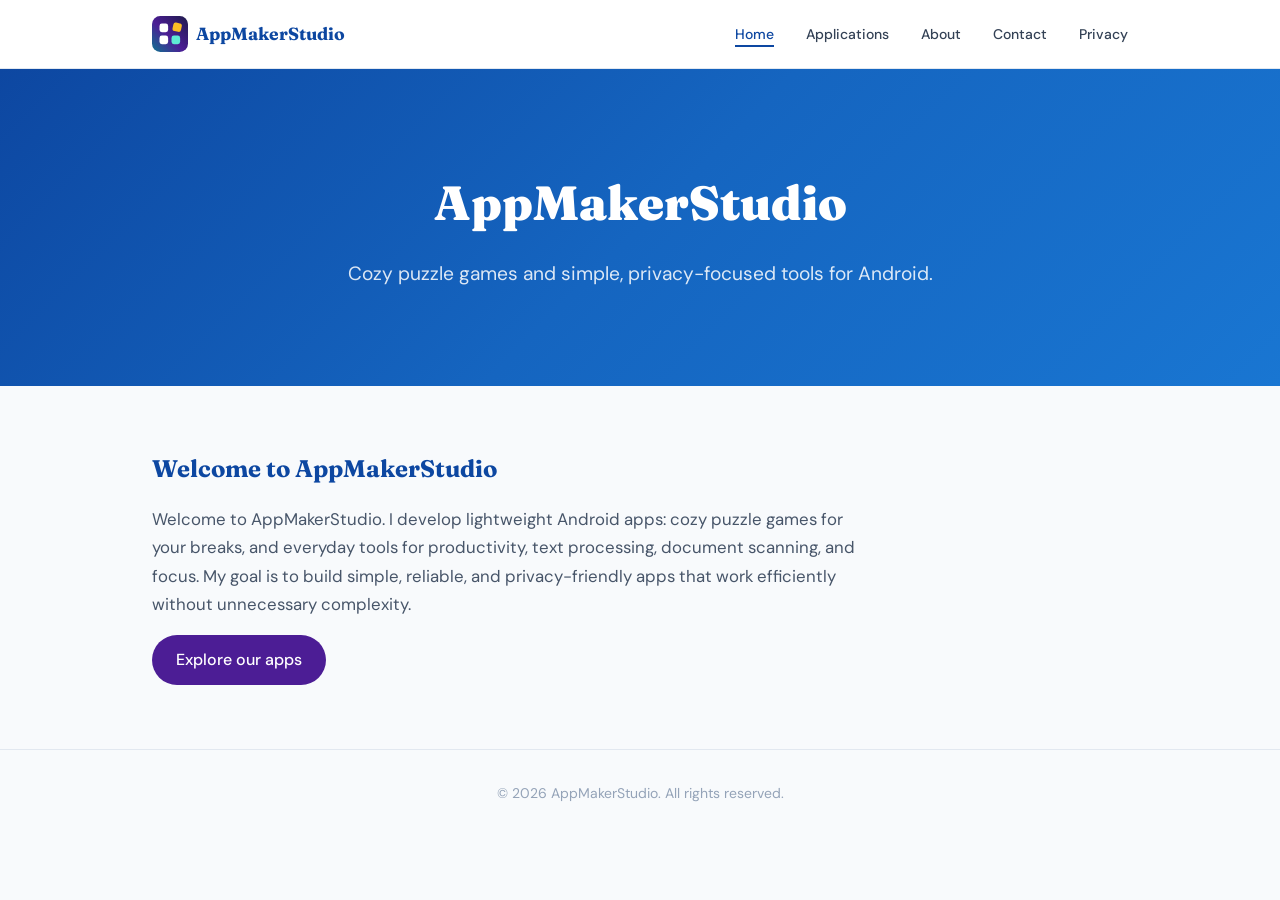
<file: index.html>
<!DOCTYPE html>
<html lang="en">
<head>
  <meta charset="UTF-8">
  <meta name="viewport" content="width=device-width, initial-scale=1.0">
  <title>AppMakerStudio</title>
  <link rel="icon" href="logo.svg" type="image/svg+xml">
  <link rel="apple-touch-icon" href="images/logo-512.png">
  <link rel="stylesheet" href="styles.css">
  <link href="https://fonts.googleapis.com/css2?family=DM+Sans:wght@400;500;700&family=Fraunces:wght@700;900&display=swap" rel="stylesheet">
</head>
<body>
  <nav class="navbar">
    <div class="nav-inner">
      <a href="index.html" class="brand">
        <svg class="brand-icon" viewBox="0 0 48 48" fill="none" aria-hidden="true">
          <defs>
            <linearGradient id="lg" x1="0" y1="1" x2="1" y2="0">
              <stop offset="0" stop-color="#0e7490"/>
              <stop offset="0.45" stop-color="#4c1d95"/>
              <stop offset="1" stop-color="#1e1b4b"/>
            </linearGradient>
          </defs>
          <rect width="48" height="48" rx="11" fill="url(#lg)"/>
          <rect x="10" y="10" width="11.5" height="11.5" rx="3.2" fill="#fff"/>
          <rect x="27.8" y="9.2" width="11.5" height="11.5" rx="3.2" fill="#fbbf24" transform="rotate(12 33.5 15)"/>
          <rect x="10" y="26" width="11.5" height="11.5" rx="3.2" fill="#fff"/>
          <rect x="26" y="26" width="11.5" height="11.5" rx="3.2" fill="#5eead4"/>
        </svg>
        <span class="brand-name">AppMakerStudio</span>
      </a>
      <button class="menu-toggle" id="menuToggle" aria-label="Toggle menu">☰</button>
      <ul class="nav-links" id="navLinks">
        <li><a href="index.html" class="nav-link active">Home</a></li>
        <li><a href="applications.html" class="nav-link">Applications</a></li>
        <li><a href="about.html" class="nav-link">About</a></li>
        <li><a href="contact.html" class="nav-link">Contact</a></li>
        <li><a href="privacy-policy.html" class="nav-link">Privacy</a></li>
      </ul>
    </div>
  </nav>

  <section class="hero">
    <div class="hero-content">
      <h1 class="hero-title">AppMakerStudio</h1>
      <p class="hero-subtitle">Cozy puzzle games and simple, privacy-focused tools for Android.</p>
    </div>
  </section>

  <section class="section" id="welcome">
    <h2 class="section-title">Welcome to AppMakerStudio</h2>
    <p class="section-text">Welcome to AppMakerStudio. I develop lightweight Android apps: cozy puzzle games for your breaks, and everyday tools for productivity, text processing, document scanning, and focus. My goal is to build simple, reliable, and privacy-friendly apps that work efficiently without unnecessary complexity.</p>
    <a href="applications.html" class="btn-primary">Explore our apps</a>
  </section>

  <footer class="footer">
    <p>&copy; 2026 AppMakerStudio. All rights reserved.</p>
  </footer>

  <script src="script.js"></script>
</body>
</html>
</file>
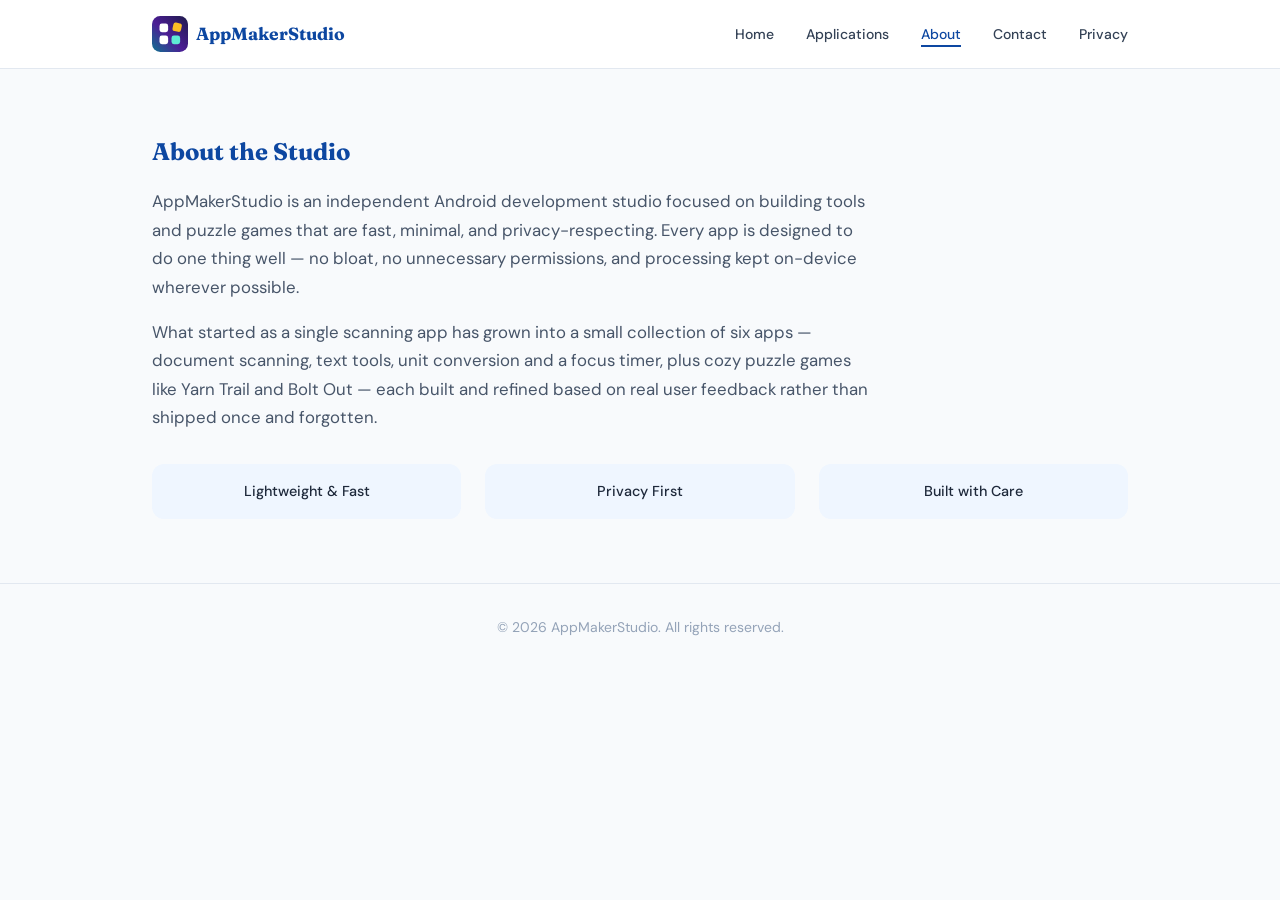
<file: about.html>
<!DOCTYPE html>
<html lang="en">
<head>
  <meta charset="UTF-8">
  <meta name="viewport" content="width=device-width, initial-scale=1.0">
  <title>About - AppMakerStudio</title>
  <link rel="icon" href="logo.svg" type="image/svg+xml">
  <link rel="apple-touch-icon" href="images/logo-512.png">
  <link rel="stylesheet" href="styles.css">
  <link href="https://fonts.googleapis.com/css2?family=DM+Sans:wght@400;500;700&family=Fraunces:wght@700;900&display=swap" rel="stylesheet">
</head>
<body>
  <nav class="navbar">
    <div class="nav-inner">
      <a href="index.html" class="brand">
        <svg class="brand-icon" viewBox="0 0 48 48" fill="none" aria-hidden="true">
          <defs>
            <linearGradient id="lg" x1="0" y1="1" x2="1" y2="0">
              <stop offset="0" stop-color="#0e7490"/>
              <stop offset="0.45" stop-color="#4c1d95"/>
              <stop offset="1" stop-color="#1e1b4b"/>
            </linearGradient>
          </defs>
          <rect width="48" height="48" rx="11" fill="url(#lg)"/>
          <rect x="10" y="10" width="11.5" height="11.5" rx="3.2" fill="#fff"/>
          <rect x="27.8" y="9.2" width="11.5" height="11.5" rx="3.2" fill="#fbbf24" transform="rotate(12 33.5 15)"/>
          <rect x="10" y="26" width="11.5" height="11.5" rx="3.2" fill="#fff"/>
          <rect x="26" y="26" width="11.5" height="11.5" rx="3.2" fill="#5eead4"/>
        </svg>
        <span class="brand-name">AppMakerStudio</span>
      </a>
      <button class="menu-toggle" id="menuToggle" aria-label="Toggle menu">☰</button>
      <ul class="nav-links" id="navLinks">
        <li><a href="index.html" class="nav-link">Home</a></li>
        <li><a href="applications.html" class="nav-link">Applications</a></li>
        <li><a href="about.html" class="nav-link active">About</a></li>
        <li><a href="contact.html" class="nav-link">Contact</a></li>
        <li><a href="privacy-policy.html" class="nav-link">Privacy</a></li>
      </ul>
    </div>
  </nav>

  <section class="section">
    <h1 class="section-title">About the Studio</h1>
    <p class="section-text">AppMakerStudio is an independent Android development studio focused on building tools and puzzle games that are fast, minimal, and privacy-respecting. Every app is designed to do one thing well — no bloat, no unnecessary permissions, and processing kept on-device wherever possible.</p>
    <p class="section-text">What started as a single scanning app has grown into a small collection of six apps — document scanning, text tools, unit conversion and a focus timer, plus cozy puzzle games like Yarn Trail and Bolt Out — each built and refined based on real user feedback rather than shipped once and forgotten.</p>
    <div class="values-grid">
      <div class="value-item">Lightweight & Fast</div>
      <div class="value-item">Privacy First</div>
      <div class="value-item">Built with Care</div>
    </div>
  </section>

  <footer class="footer">
    <p>&copy; 2026 AppMakerStudio. All rights reserved.</p>
  </footer>

  <script src="script.js"></script>
</body>
</html>
</file>
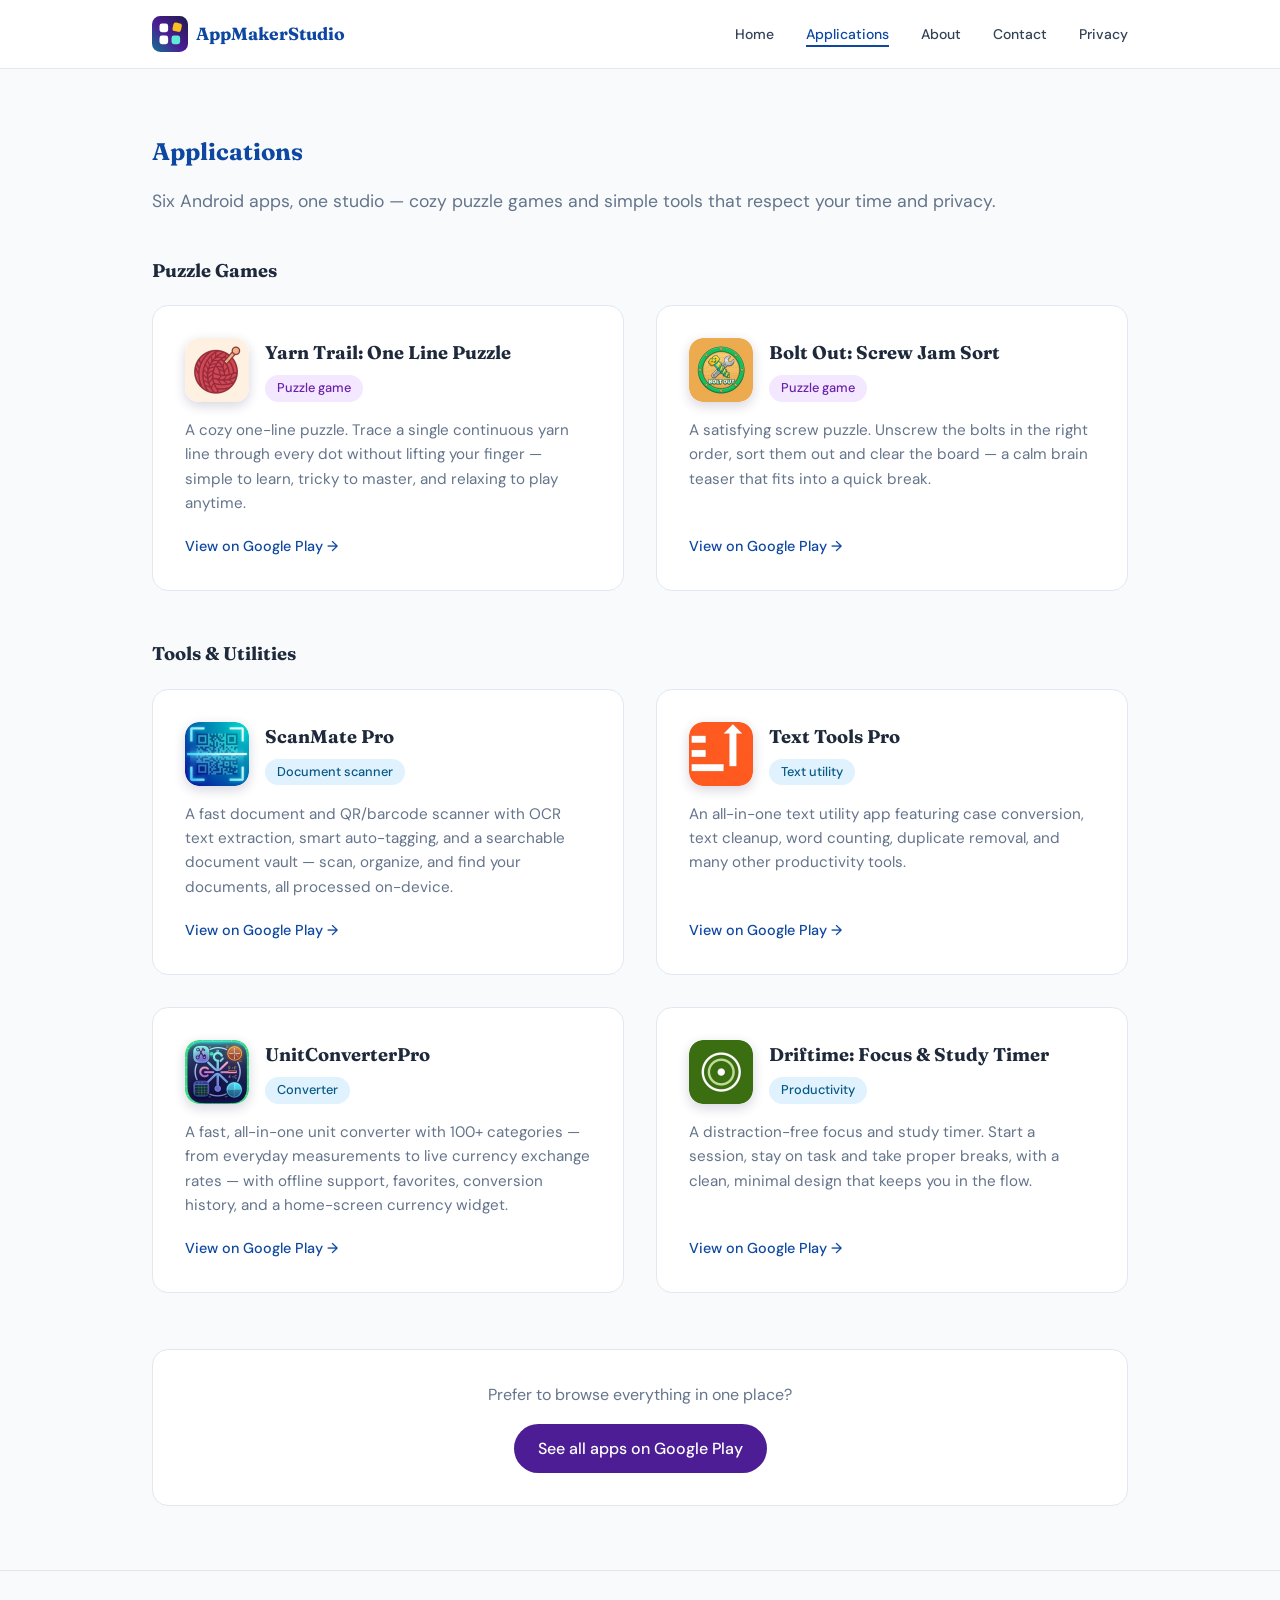
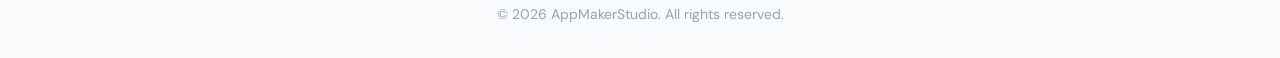
<file: applications.html>
<!DOCTYPE html>
<html lang="en">
<head>
  <meta charset="UTF-8">
  <meta name="viewport" content="width=device-width, initial-scale=1.0">
  <title>Applications - AppMakerStudio</title>
  <meta name="description" content="Android apps by App Makers Studio: Yarn Trail and Bolt Out puzzle games, ScanMate Pro, Text Tools Pro, UnitConverterPro and Driftime.">
  <link rel="icon" href="logo.svg" type="image/svg+xml">
  <link rel="apple-touch-icon" href="images/logo-512.png">
  <link rel="stylesheet" href="styles.css">
  <link href="https://fonts.googleapis.com/css2?family=DM+Sans:wght@400;500;700&family=Fraunces:wght@700;900&display=swap" rel="stylesheet">
</head>
<body>
  <nav class="navbar">
    <div class="nav-inner">
      <a href="index.html" class="brand">
        <svg class="brand-icon" viewBox="0 0 48 48" fill="none" aria-hidden="true">
          <defs>
            <linearGradient id="lg" x1="0" y1="1" x2="1" y2="0">
              <stop offset="0" stop-color="#0e7490"/>
              <stop offset="0.45" stop-color="#4c1d95"/>
              <stop offset="1" stop-color="#1e1b4b"/>
            </linearGradient>
          </defs>
          <rect width="48" height="48" rx="11" fill="url(#lg)"/>
          <rect x="10" y="10" width="11.5" height="11.5" rx="3.2" fill="#fff"/>
          <rect x="27.8" y="9.2" width="11.5" height="11.5" rx="3.2" fill="#fbbf24" transform="rotate(12 33.5 15)"/>
          <rect x="10" y="26" width="11.5" height="11.5" rx="3.2" fill="#fff"/>
          <rect x="26" y="26" width="11.5" height="11.5" rx="3.2" fill="#5eead4"/>
        </svg>
        <span class="brand-name">AppMakerStudio</span>
      </a>
      <button class="menu-toggle" id="menuToggle" aria-label="Toggle menu">☰</button>
      <ul class="nav-links" id="navLinks">
        <li><a href="index.html" class="nav-link">Home</a></li>
        <li><a href="applications.html" class="nav-link active">Applications</a></li>
        <li><a href="about.html" class="nav-link">About</a></li>
        <li><a href="contact.html" class="nav-link">Contact</a></li>
        <li><a href="privacy-policy.html" class="nav-link">Privacy</a></li>
      </ul>
    </div>
  </nav>

  <section class="section">
    <h1 class="section-title">Applications</h1>
    <p class="section-subtitle">Six Android apps, one studio — cozy puzzle games and simple tools that respect your time and privacy.</p>

    <h2 class="group-title">Puzzle Games</h2>
    <div class="card-grid two-col">
      <article class="card app-card">
        <div class="app-head">
          <img class="app-icon" src="images/yarn-trail.png" alt="Yarn Trail: One Line Puzzle app icon" width="64" height="64" loading="lazy">
          <div>
            <h3 class="card-title">Yarn Trail: One Line Puzzle</h3>
            <span class="badge badge-purple">Puzzle game</span>
          </div>
        </div>
        <p class="card-desc">A cozy one-line puzzle. Trace a single continuous yarn line through every dot without lifting your finger — simple to learn, tricky to master, and relaxing to play anytime.</p>
        <a href="https://play.google.com/store/apps/details?id=com.appmakerstudio.yarntrail&amp;utm_source=appmakerstudio_site&amp;utm_medium=website&amp;utm_campaign=applications_page&amp;utm_content=yarntrail" target="_blank" rel="noopener noreferrer" class="card-link">View on Google Play &rarr;</a>
      </article>
      <article class="card app-card">
        <div class="app-head">
          <img class="app-icon" src="images/bolt-out.png" alt="Bolt Out: Screw Jam Sort app icon" width="64" height="64" loading="lazy">
          <div>
            <h3 class="card-title">Bolt Out: Screw Jam Sort</h3>
            <span class="badge badge-purple">Puzzle game</span>
          </div>
        </div>
        <p class="card-desc">A satisfying screw puzzle. Unscrew the bolts in the right order, sort them out and clear the board — a calm brain teaser that fits into a quick break.</p>
        <a href="https://play.google.com/store/apps/details?id=com.appmakerstudio.boltout&amp;utm_source=appmakerstudio_site&amp;utm_medium=website&amp;utm_campaign=applications_page&amp;utm_content=boltout" target="_blank" rel="noopener noreferrer" class="card-link">View on Google Play &rarr;</a>
      </article>
    </div>

    <h2 class="group-title">Tools &amp; Utilities</h2>
    <div class="card-grid two-col">
      <article class="card app-card">
        <div class="app-head">
          <img class="app-icon" src="images/scanmate-pro.png" alt="ScanMate Pro app icon" width="64" height="64" loading="lazy">
          <div>
            <h3 class="card-title">ScanMate Pro</h3>
            <span class="badge badge-blue">Document scanner</span>
          </div>
        </div>
        <p class="card-desc">A fast document and QR/barcode scanner with OCR text extraction, smart auto-tagging, and a searchable document vault — scan, organize, and find your documents, all processed on-device.</p>
        <a href="https://play.google.com/store/apps/details?id=com.appmakerstudio.scanmatepro&amp;utm_source=appmakerstudio_site&amp;utm_medium=website&amp;utm_campaign=applications_page&amp;utm_content=scanmatepro" target="_blank" rel="noopener noreferrer" class="card-link">View on Google Play &rarr;</a>
      </article>
      <article class="card app-card">
        <div class="app-head">
          <img class="app-icon" src="images/text-tools-pro.png" alt="Text Tools Pro app icon" width="64" height="64" loading="lazy">
          <div>
            <h3 class="card-title">Text Tools Pro</h3>
            <span class="badge badge-blue">Text utility</span>
          </div>
        </div>
        <p class="card-desc">An all-in-one text utility app featuring case conversion, text cleanup, word counting, duplicate removal, and many other productivity tools.</p>
        <a href="https://play.google.com/store/apps/details?id=com.appmakerstudio.texttoolspro&amp;utm_source=appmakerstudio_site&amp;utm_medium=website&amp;utm_campaign=applications_page&amp;utm_content=texttoolspro" target="_blank" rel="noopener noreferrer" class="card-link">View on Google Play &rarr;</a>
      </article>
      <article class="card app-card">
        <div class="app-head">
          <img class="app-icon" src="images/unit-converter-pro.png" alt="UnitConverterPro app icon" width="64" height="64" loading="lazy">
          <div>
            <h3 class="card-title">UnitConverterPro</h3>
            <span class="badge badge-blue">Converter</span>
          </div>
        </div>
        <p class="card-desc">A fast, all-in-one unit converter with 100+ categories — from everyday measurements to live currency exchange rates — with offline support, favorites, conversion history, and a home-screen currency widget.</p>
        <a href="https://play.google.com/store/apps/details?id=com.appmakerstudio.unitconverterpro&amp;utm_source=appmakerstudio_site&amp;utm_medium=website&amp;utm_campaign=applications_page&amp;utm_content=unitconverterpro" target="_blank" rel="noopener noreferrer" class="card-link">View on Google Play &rarr;</a>
      </article>
      <article class="card app-card">
        <div class="app-head">
          <img class="app-icon" src="images/driftime.png" alt="Driftime: Focus & Study Timer app icon" width="64" height="64" loading="lazy">
          <div>
            <h3 class="card-title">Driftime: Focus & Study Timer</h3>
            <span class="badge badge-blue">Productivity</span>
          </div>
        </div>
        <p class="card-desc">A distraction-free focus and study timer. Start a session, stay on task and take proper breaks, with a clean, minimal design that keeps you in the flow.</p>
        <a href="https://play.google.com/store/apps/details?id=com.appmakerstudio.driftime&amp;utm_source=appmakerstudio_site&amp;utm_medium=website&amp;utm_campaign=applications_page&amp;utm_content=driftime" target="_blank" rel="noopener noreferrer" class="card-link">View on Google Play &rarr;</a>
      </article>
    </div>

    <div class="play-cta">
      <p>Prefer to browse everything in one place?</p>
      <a href="https://play.google.com/store/apps/dev?id=8458462084108640164&amp;utm_source=appmakerstudio_site&amp;utm_medium=website&amp;utm_campaign=applications_page&amp;utm_content=developer_page" target="_blank" rel="noopener noreferrer" class="btn-primary">See all apps on Google Play</a>
    </div>
  </section>

  <footer class="footer">
    <p>&copy; 2026 AppMakerStudio. All rights reserved.</p>
  </footer>

  <script src="script.js"></script>
</body>
</html>
</file>
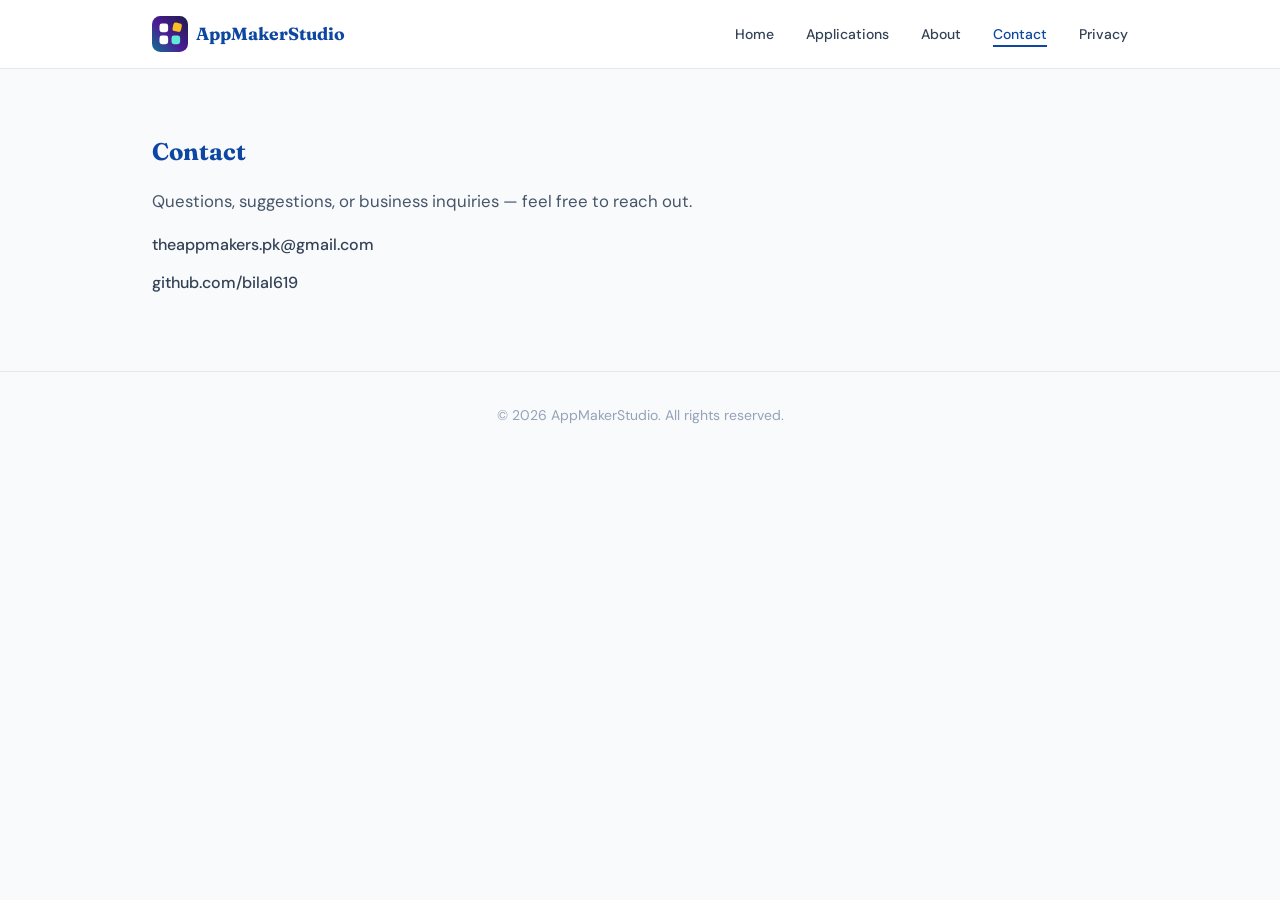
<file: contact.html>
<!DOCTYPE html>
<html lang="en">
<head>
  <meta charset="UTF-8">
  <meta name="viewport" content="width=device-width, initial-scale=1.0">
  <title>Contact - AppMakerStudio</title>
  <link rel="icon" href="logo.svg" type="image/svg+xml">
  <link rel="apple-touch-icon" href="images/logo-512.png">
  <link rel="stylesheet" href="styles.css">
  <link href="https://fonts.googleapis.com/css2?family=DM+Sans:wght@400;500;700&family=Fraunces:wght@700;900&display=swap" rel="stylesheet">
</head>
<body>
  <nav class="navbar">
    <div class="nav-inner">
      <a href="index.html" class="brand">
        <svg class="brand-icon" viewBox="0 0 48 48" fill="none" aria-hidden="true">
          <defs>
            <linearGradient id="lg" x1="0" y1="1" x2="1" y2="0">
              <stop offset="0" stop-color="#0e7490"/>
              <stop offset="0.45" stop-color="#4c1d95"/>
              <stop offset="1" stop-color="#1e1b4b"/>
            </linearGradient>
          </defs>
          <rect width="48" height="48" rx="11" fill="url(#lg)"/>
          <rect x="10" y="10" width="11.5" height="11.5" rx="3.2" fill="#fff"/>
          <rect x="27.8" y="9.2" width="11.5" height="11.5" rx="3.2" fill="#fbbf24" transform="rotate(12 33.5 15)"/>
          <rect x="10" y="26" width="11.5" height="11.5" rx="3.2" fill="#fff"/>
          <rect x="26" y="26" width="11.5" height="11.5" rx="3.2" fill="#5eead4"/>
        </svg>
        <span class="brand-name">AppMakerStudio</span>
      </a>
      <button class="menu-toggle" id="menuToggle" aria-label="Toggle menu">☰</button>
      <ul class="nav-links" id="navLinks">
        <li><a href="index.html" class="nav-link">Home</a></li>
        <li><a href="applications.html" class="nav-link">Applications</a></li>
        <li><a href="about.html" class="nav-link">About</a></li>
        <li><a href="contact.html" class="nav-link active">Contact</a></li>
        <li><a href="privacy-policy.html" class="nav-link">Privacy</a></li>
      </ul>
    </div>
  </nav>

  <section class="section">
    <h1 class="section-title">Contact</h1>
    <p class="section-text">Questions, suggestions, or business inquiries — feel free to reach out.</p>
    <ul class="contact-links">
      <li><a href="mailto:theappmakers.pk@gmail.com">theappmakers.pk@gmail.com</a></li>
      <li><a href="https://github.com/bilal619" target="_blank" rel="noopener noreferrer">github.com/bilal619</a></li>
    </ul>
  </section>

  <footer class="footer">
    <p>&copy; 2026 AppMakerStudio. All rights reserved.</p>
  </footer>

  <script src="script.js"></script>
</body>
</html>
</file>
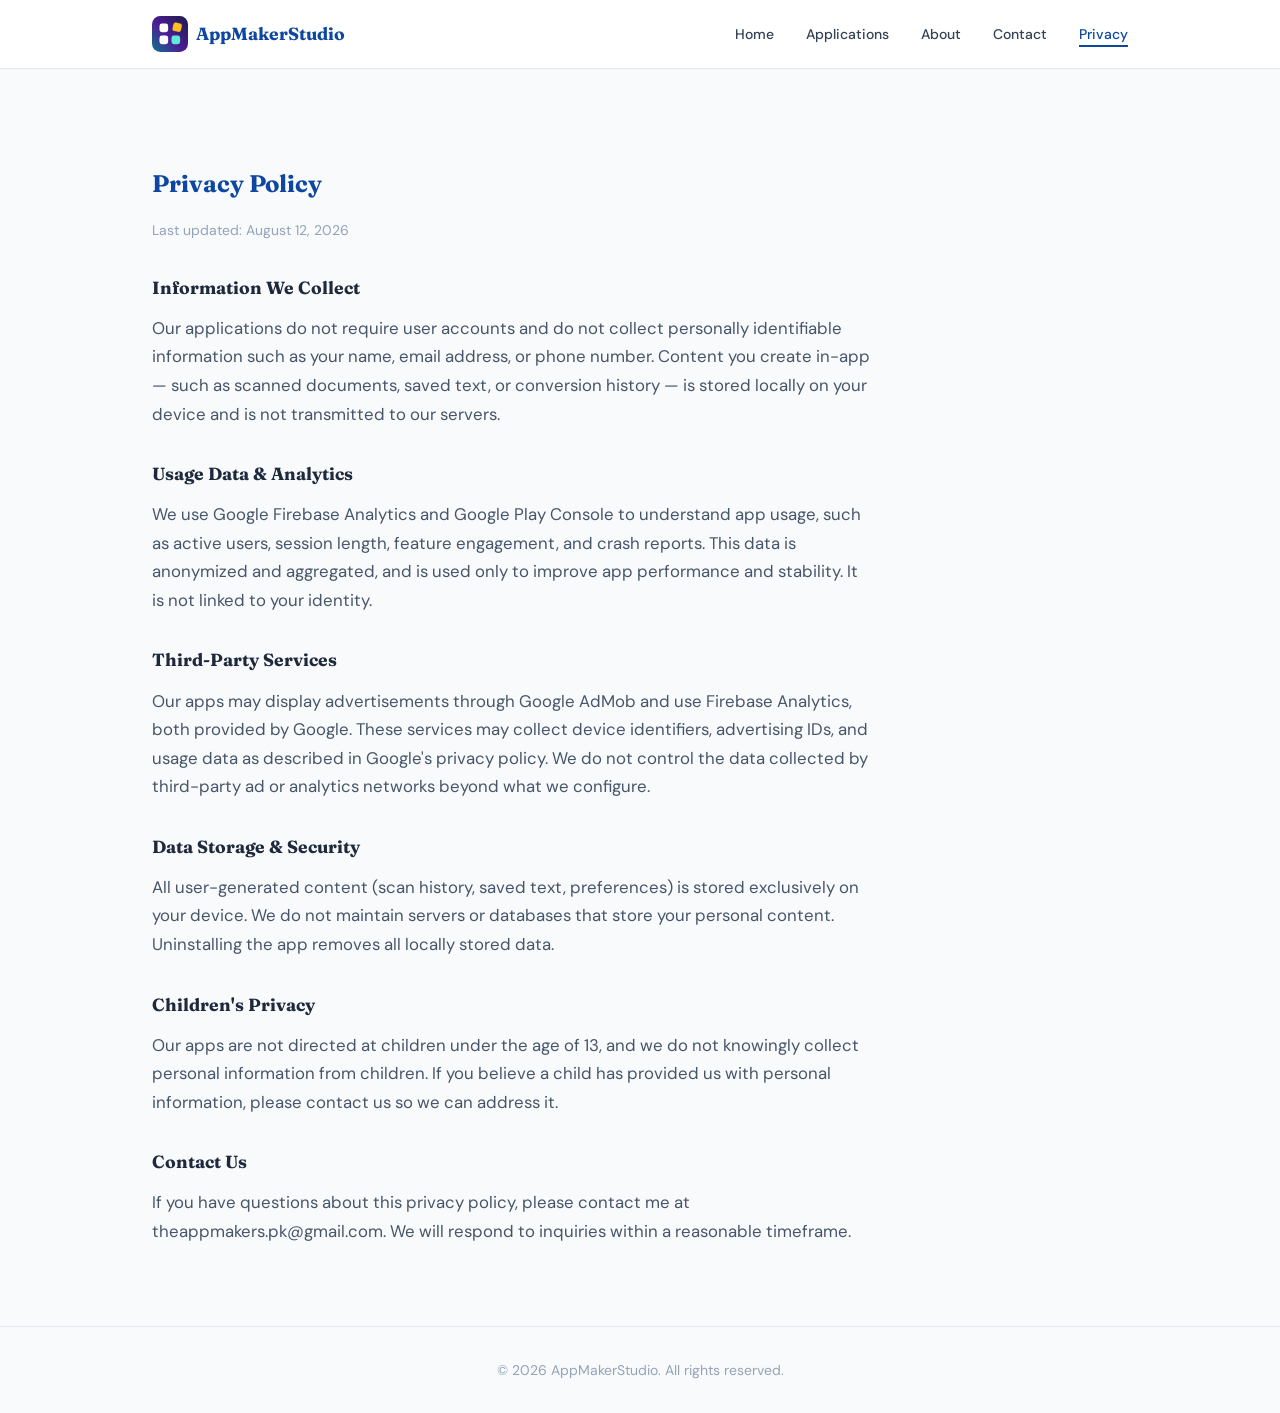
<file: privacy-policy.html>
<!DOCTYPE html>
<html lang="en">
<head>
  <meta charset="UTF-8">
  <meta name="viewport" content="width=device-width, initial-scale=1.0">
  <title>Privacy Policy - AppMakerStudio</title>
  <link rel="icon" href="logo.svg" type="image/svg+xml">
  <link rel="apple-touch-icon" href="images/logo-512.png">
  <link rel="stylesheet" href="styles.css">
  <link href="https://fonts.googleapis.com/css2?family=DM+Sans:wght@400;500;700&family=Fraunces:wght@700;900&display=swap" rel="stylesheet">
</head>
<body>
  <nav class="navbar">
    <div class="nav-inner">
      <a href="index.html" class="brand">
        <svg class="brand-icon" viewBox="0 0 48 48" fill="none" aria-hidden="true">
          <defs>
            <linearGradient id="lg" x1="0" y1="1" x2="1" y2="0">
              <stop offset="0" stop-color="#0e7490"/>
              <stop offset="0.45" stop-color="#4c1d95"/>
              <stop offset="1" stop-color="#1e1b4b"/>
            </linearGradient>
          </defs>
          <rect width="48" height="48" rx="11" fill="url(#lg)"/>
          <rect x="10" y="10" width="11.5" height="11.5" rx="3.2" fill="#fff"/>
          <rect x="27.8" y="9.2" width="11.5" height="11.5" rx="3.2" fill="#fbbf24" transform="rotate(12 33.5 15)"/>
          <rect x="10" y="26" width="11.5" height="11.5" rx="3.2" fill="#fff"/>
          <rect x="26" y="26" width="11.5" height="11.5" rx="3.2" fill="#5eead4"/>
        </svg>
        <span class="brand-name">AppMakerStudio</span>
      </a>
      <button class="menu-toggle" id="menuToggle" aria-label="Toggle menu">☰</button>
      <ul class="nav-links" id="navLinks">
        <li><a href="index.html" class="nav-link">Home</a></li>
        <li><a href="applications.html" class="nav-link">Applications</a></li>
        <li><a href="about.html" class="nav-link">About</a></li>
        <li><a href="contact.html" class="nav-link">Contact</a></li>
        <li><a href="privacy-policy.html" class="nav-link active">Privacy</a></li>
      </ul>
    </div>
  </nav>

  <section class="section privacy-page">
    <h1 class="section-title">Privacy Policy</h1>
    <p class="meta">Last updated: August 12, 2026</p>

    <h2 class="policy-heading">Information We Collect</h2>
    <p class="section-text">Our applications do not require user accounts and do not collect personally identifiable information such as your name, email address, or phone number. Content you create in-app — such as scanned documents, saved text, or conversion history — is stored locally on your device and is not transmitted to our servers.</p>

    <h2 class="policy-heading">Usage Data & Analytics</h2>
    <p class="section-text">We use Google Firebase Analytics and Google Play Console to understand app usage, such as active users, session length, feature engagement, and crash reports. This data is anonymized and aggregated, and is used only to improve app performance and stability. It is not linked to your identity.</p>

    <h2 class="policy-heading">Third-Party Services</h2>
    <p class="section-text">Our apps may display advertisements through Google AdMob and use Firebase Analytics, both provided by Google. These services may collect device identifiers, advertising IDs, and usage data as described in Google's privacy policy. We do not control the data collected by third-party ad or analytics networks beyond what we configure.</p>

    <h2 class="policy-heading">Data Storage & Security</h2>
    <p class="section-text">All user-generated content (scan history, saved text, preferences) is stored exclusively on your device. We do not maintain servers or databases that store your personal content. Uninstalling the app removes all locally stored data.</p>

    <h2 class="policy-heading">Children's Privacy</h2>
    <p class="section-text">Our apps are not directed at children under the age of 13, and we do not knowingly collect personal information from children. If you believe a child has provided us with personal information, please contact us so we can address it.</p>

    <h2 class="policy-heading">Contact Us</h2>
    <p class="section-text">If you have questions about this privacy policy, please contact me at theappmakers.pk@gmail.com. We will respond to inquiries within a reasonable timeframe.</p>
  </section>

  <footer class="footer">
    <p>&copy; 2026 AppMakerStudio. All rights reserved.</p>
  </footer>

  <script src="script.js"></script>
</body>
</html>
</file>
<file: styles.css>
/* === Base Reset & Typography === */
*, *::before, *::after { box-sizing: border-box; margin: 0; padding: 0; }
html { scroll-behavior: smooth; }
body {
  font-family: 'DM Sans', sans-serif;
  color: #334155;
  background: #f8fafc;
  line-height: 1.6;
}

/* === Navbar === */
.navbar {
  position: sticky;
  top: 0;
  z-index: 50;
  background: rgba(255,255,255,0.92);
  backdrop-filter: blur(12px);
  border-bottom: 1px solid #e2e8f0;
}
.nav-inner {
  max-width: 1024px;
  margin: 0 auto;
  padding: 1rem 1.5rem;
  display: flex;
  align-items: center;
  justify-content: space-between;
}
.brand {
  display: flex;
  align-items: center;
  gap: 0.5rem;
  text-decoration: none;
}
.brand-icon { width: 36px; height: 36px; }
.brand-name {
  font-family: 'Fraunces', serif;
  font-weight: 700;
  font-size: 1.1rem;
  color: #0d47a1;
}
.nav-links {
  display: flex;
  list-style: none;
  gap: 2rem;
}
.nav-link {
  text-decoration: none;
  font-size: 0.875rem;
  font-weight: 500;
  color: #334155;
  position: relative;
  transition: color 0.2s;
}
.nav-link::after {
  content: '';
  position: absolute;
  bottom: -4px;
  left: 0;
  width: 0;
  height: 2px;
  background: #0d47a1;
  transition: width 0.3s;
}
.nav-link:hover, .nav-link.active { color: #0d47a1; }
.nav-link:hover::after, .nav-link.active::after { width: 100%; }
.menu-toggle {
  display: none;
  background: none;
  border: none;
  font-size: 1.5rem;
  cursor: pointer;
  color: #334155;
}

/* === Hero === */
.hero {
  background: linear-gradient(135deg, #0d47a1 0%, #1565c0 50%, #1976d2 100%);
  padding: 6rem 1.5rem;
  text-align: center;
}
.hero-content { max-width: 640px; margin: 0 auto; }
.hero-title {
  font-family: 'Fraunces', serif;
  font-weight: 900;
  font-size: 3rem;
  color: #ffffff;
  margin-bottom: 1rem;
}
.hero-subtitle {
  font-size: 1.2rem;
  color: rgba(255,255,255,0.85);
  line-height: 1.7;
}

/* === Sections === */
.section {
  max-width: 1024px;
  margin: 0 auto;
  padding: 4rem 1.5rem;
}
.section-title {
  font-family: 'Fraunces', serif;
  font-weight: 700;
  font-size: 1.5rem;
  color: #0d47a1;
  margin-bottom: 1rem;
}
.section-subtitle {
  color: #64748b;
  font-size: 1.1rem;
  margin-bottom: 2.5rem;
}
.section-text {
  color: #475569;
  font-size: 1.05rem;
  line-height: 1.7;
  max-width: 720px;
  margin-bottom: 1rem;
}

/* === Cards === */
.card-grid {
  display: grid;
  grid-template-columns: repeat(auto-fit, minmax(280px, 1fr));
  gap: 2rem;
}
.card {
  background: #ffffff;
  border: 1px solid #e2e8f0;
  border-radius: 16px;
  padding: 2rem;
  transition: transform 0.3s, box-shadow 0.3s;
}
.card:hover {
  transform: translateY(-4px);
  box-shadow: 0 12px 24px rgba(13,71,161,0.08);
}
.card-title {
  font-family: 'Fraunces', serif;
  font-weight: 700;
  font-size: 1.15rem;
  color: #1e293b;
  margin-bottom: 0.75rem;
}
.card-desc {
  color: #64748b;
  font-size: 0.95rem;
  line-height: 1.6;
  margin-bottom: 1.25rem;
}
.card-link {
  color: #0d47a1;
  font-weight: 500;
  text-decoration: none;
  font-size: 0.9rem;
}
.card-link:hover { text-decoration: underline; }

/* === Badges === */
.badge {
  display: inline-block;
  padding: 0.35rem 1rem;
  border-radius: 999px;
  font-size: 0.8rem;
  font-weight: 500;
}
.badge-green { background: #ecfdf5; color: #065f46; }
.badge-amber { background: #fef3c7; color: #92400e; }

/* === Values === */
.values-grid {
  display: grid;
  grid-template-columns: repeat(auto-fit, minmax(160px, 1fr));
  gap: 1.5rem;
  margin-top: 2rem;
}
.value-item {
  text-align: center;
  font-weight: 500;
  font-size: 0.9rem;
  color: #1e293b;
  padding: 1rem;
  background: #eff6ff;
  border-radius: 12px;
}

/* === Contact === */
.contact-links {
  list-style: none;
  margin-top: 1rem;
}
.contact-links li { margin-bottom: 0.75rem; }
.contact-links a {
  color: #334155;
  text-decoration: none;
  font-weight: 500;
  transition: color 0.2s;
}
.contact-links a:hover { color: #0d47a1; }

/* === Privacy Page === */
.privacy-page { padding-top: 6rem; }
.policy-heading {
  font-family: 'Fraunces', serif;
  font-weight: 700;
  font-size: 1.1rem;
  color: #1e293b;
  margin-top: 2rem;
  margin-bottom: 0.75rem;
}
.meta { color: #94a3b8; font-size: 0.875rem; margin-bottom: 2rem; }

/* === Footer === */
.footer {
  border-top: 1px solid #e2e8f0;
  text-align: center;
  padding: 2rem 1.5rem;
  color: #94a3b8;
  font-size: 0.875rem;
}

/* === Responsive === */
@media (max-width: 768px) {
  .menu-toggle { display: block; }
  .nav-links {
    display: none;
    flex-direction: column;
    gap: 1rem;
    position: absolute;
    top: 100%;
    left: 0;
    right: 0;
    background: #fff;
    padding: 1.5rem;
    border-bottom: 1px solid #e2e8f0;
  }
  .nav-links.open { display: flex; }
  .hero-title { font-size: 2.2rem; }
  .hero { padding: 4rem 1.5rem; }
}


/* === Applications page === */
.group-title {
  font-family: 'Fraunces', serif;
  font-weight: 700;
  font-size: 1.15rem;
  color: #1e293b;
  margin: 3rem 0 1.25rem;
}
.group-title:first-of-type { margin-top: 0; }
.app-card { display: flex; flex-direction: column; }
.app-card .card-desc { flex: 1; }
.app-head {
  display: flex;
  align-items: center;
  gap: 1rem;
  margin-bottom: 1rem;
}
.app-head .card-title { margin-bottom: 0.4rem; }
.app-icon {
  width: 64px;
  height: 64px;
  border-radius: 14px;
  flex-shrink: 0;
  box-shadow: 0 4px 12px rgba(30,27,75,0.18);
}
.badge-purple { background: #f3e8ff; color: #6b21a8; padding: 0.2rem 0.75rem; }
.badge-blue { background: #e0f2fe; color: #075985; padding: 0.2rem 0.75rem; }
.play-cta {
  margin-top: 3.5rem;
  text-align: center;
  padding: 2rem 1.5rem;
  background: #ffffff;
  border: 1px solid #e2e8f0;
  border-radius: 16px;
}
.play-cta p { color: #64748b; margin-bottom: 1rem; }
.btn-primary {
  display: inline-block;
  padding: 0.75rem 1.5rem;
  background: #4c1d95;
  color: #ffffff;
  border-radius: 999px;
  font-weight: 500;
  text-decoration: none;
  transition: background 0.2s, transform 0.2s;
}
.btn-primary:hover { background: #5b21b6; transform: translateY(-2px); }

.card-grid.two-col { grid-template-columns: repeat(2, 1fr); }
@media (max-width: 700px) {
  .card-grid.two-col { grid-template-columns: 1fr; }
}
</file>
